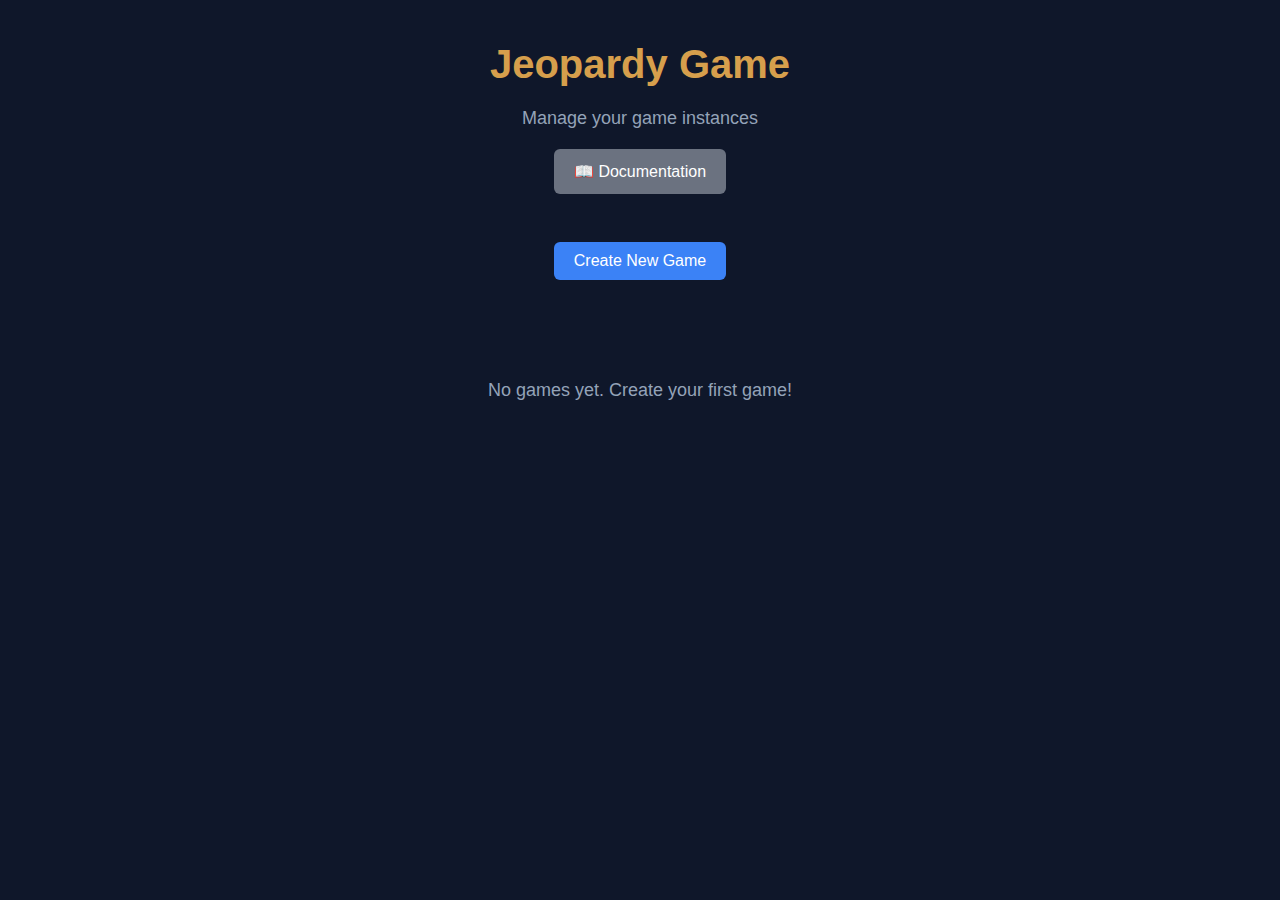
<file: index.html>
<!DOCTYPE html>
<html lang="en">
<head>
  <meta charset="UTF-8">
  <meta name="viewport" content="width=device-width, initial-scale=1.0">
  <title>Jeopardy Game - Overview</title>
  <link rel="stylesheet" href="css/main.css">
  <link rel="stylesheet" href="css/overview.css">
</head>
<body>
  <div class="container">
    <header>
      <h1>Jeopardy Game</h1>
      <p class="subtitle">Manage your game instances</p>
      <p><a href="docs.html" class="btn btn-secondary" style="margin-top: 1rem;">📖 Documentation</a></p>
    </header>

    <main>
      <div class="actions">
        <button id="newGameBtn" class="btn btn-primary">Create New Game</button>
      </div>

      <div id="gamesContainer" class="games-grid">
        <!-- Game cards will be inserted here -->
      </div>

      <div id="emptyState" class="empty-state" style="display: none;">
        <p>No games yet. Create your first game!</p>
      </div>
    </main>
  </div>

  <!-- New Game Modal -->
  <div id="newGameModal" class="modal">
    <div class="modal-content">
      <div class="modal-header">
        <h2>Create New Game</h2>
        <button class="close-btn">&times;</button>
      </div>
      <div class="modal-body">
        <div class="create-options">
          <button class="option-card" id="uploadOption">
            <span class="option-icon">📁</span>
            <h3>Upload File</h3>
            <p>Upload a YAML or JSON game file</p>
          </button>
          <button class="option-card" id="templateOption">
            <span class="option-icon">📋</span>
            <h3>Use Template</h3>
            <p>Start with a pre-made template</p>
          </button>
          <button class="option-card" id="builderOption">
            <span class="option-icon">🔨</span>
            <h3>Build Your Own</h3>
            <p>Create a game with the visual builder</p>
          </button>
        </div>

        <div id="uploadSection" style="display: none;">
          <button class="btn btn-secondary btn-small" id="backToOptions">← Back</button>
          <div class="upload-area" id="uploadArea" style="margin-top: 1rem;">
            <div class="upload-icon">📁</div>
            <p>Drag & drop a YAML or JSON file here</p>
            <p class="upload-hint">or click to browse</p>
            <input type="file" id="fileInput" accept=".yaml,.yml,.json" style="display: none;">
          </div>
          <div id="fileInfo" class="file-info" style="display: none;"></div>
          <div id="errorMessage" class="error-message" style="display: none;"></div>
        </div>

        <div id="templateSection" style="display: none;">
          <button class="btn btn-secondary btn-small" id="backToOptionsFromTemplate">← Back</button>
          <h3 style="margin: 1rem 0;">Choose a Template</h3>
          <div class="template-options">
            <button class="template-card" data-template="easy">
              <h4>Easy Template</h4>
              <p>4 categories × 3 questions</p>
              <p>Simple topics, lower point values</p>
            </button>
            <button class="template-card" data-template="medium">
              <h4>Medium Template</h4>
              <p>5 categories × 4 questions</p>
              <p>Moderate difficulty</p>
            </button>
            <button class="template-card" data-template="hard">
              <h4>Hard Template</h4>
              <p>5 categories × 5 questions</p>
              <p>Challenging topics, full Jeopardy board</p>
            </button>
          </div>
        </div>
      </div>
      <div class="modal-footer">
        <button id="cancelBtn" class="btn btn-secondary">Cancel</button>
        <button id="createBtn" class="btn btn-primary" style="display: none;">Create Game</button>
      </div>
    </div>
  </div>

  <!-- Delete Confirmation Modal -->
  <div id="deleteModal" class="modal">
    <div class="modal-content modal-small">
      <div class="modal-header">
        <h2>Delete Game</h2>
        <button class="close-btn">&times;</button>
      </div>
      <div class="modal-body">
        <p>Are you sure you want to delete this game? This action cannot be undone.</p>
        <p class="game-title-display"></p>
      </div>
      <div class="modal-footer">
        <button id="cancelDeleteBtn" class="btn btn-secondary">Cancel</button>
        <button id="confirmDeleteBtn" class="btn btn-danger">Delete</button>
      </div>
    </div>
  </div>

  <script src="lib/js-yaml.min.js"></script>
  <script src="js/storage.js"></script>
  <script src="js/gameState.js"></script>
  <script src="js/history.js"></script>
  <script src="js/parser.js"></script>
  <script src="js/overview.js"></script>
</body>
</html>
</file>
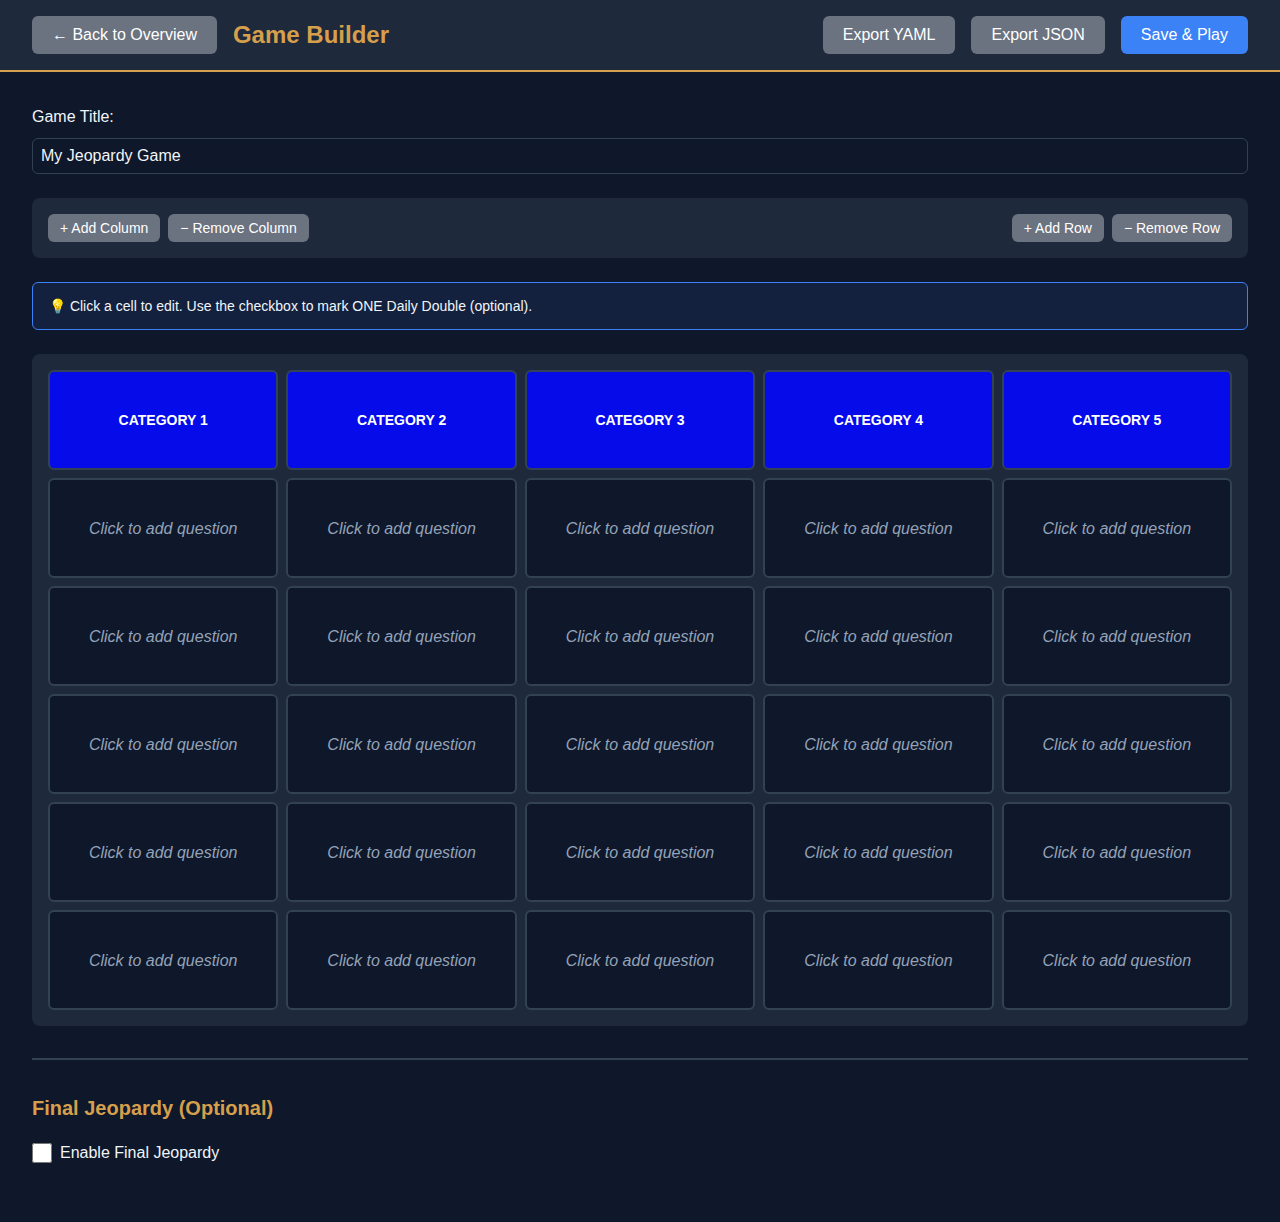
<file: builder.html>
<!DOCTYPE html>
<html lang="en">
<head>
  <meta charset="UTF-8">
  <meta name="viewport" content="width=device-width, initial-scale=1.0">
  <title>Game Builder - Jeopardy Game</title>
  <link rel="stylesheet" href="css/main.css">
  <link rel="stylesheet" href="css/builder.css">
</head>
<body>
  <div class="builder-container">
    <header class="builder-header">
      <div class="header-left">
        <button id="backBtn" class="btn btn-secondary">← Back to Overview</button>
        <h1>Game Builder</h1>
      </div>
      <div class="header-right">
        <button id="exportYamlBtn" class="btn btn-secondary">Export YAML</button>
        <button id="exportJsonBtn" class="btn btn-secondary">Export JSON</button>
        <button id="saveGameBtn" class="btn btn-primary">Save & Play</button>
      </div>
    </header>

    <main class="builder-main">
      <div class="builder-form">
        <div class="form-group">
          <label for="gameTitle">Game Title:</label>
          <input type="text" id="gameTitle" class="text-input" placeholder="Enter game title..." value="My Jeopardy Game">
        </div>

        <div class="grid-controls">
          <div>
            <button id="addColumnBtn" class="btn btn-secondary btn-small">+ Add Column</button>
            <button id="removeColumnBtn" class="btn btn-secondary btn-small">− Remove Column</button>
          </div>
          <div>
            <button id="addRowBtn" class="btn btn-secondary btn-small">+ Add Row</button>
            <button id="removeRowBtn" class="btn btn-secondary btn-small">− Remove Row</button>
          </div>
        </div>

        <div class="daily-double-info">
          <p>💡 Click a cell to edit. Use the checkbox to mark ONE Daily Double (optional).</p>
        </div>

        <div id="builderGrid" class="builder-grid">
          <!-- Grid will be generated here -->
        </div>

        <div class="final-jeopardy-section">
          <h3>Final Jeopardy (Optional)</h3>
          <div class="form-group">
            <label class="checkbox-label">
              <input type="checkbox" id="enableFinalJeopardy">
              <span>Enable Final Jeopardy</span>
            </label>
          </div>
          <div id="fjFields" style="display: none;">
            <div class="form-group">
              <label for="fjCategoryInput">Category:</label>
              <input type="text" id="fjCategoryInput" class="text-input" placeholder="Enter Final Jeopardy category...">
            </div>
            <div class="form-group">
              <label for="fjQuestionInput">Question:</label>
              <textarea id="fjQuestionInput" class="text-input" rows="3" placeholder="Enter the Final Jeopardy question..."></textarea>
            </div>
            <div class="form-group">
              <label for="fjAnswerInput">Answer:</label>
              <textarea id="fjAnswerInput" class="text-input" rows="2" placeholder="Enter the Final Jeopardy answer..."></textarea>
            </div>
          </div>
        </div>
      </div>
    </main>
  </div>

  <!-- Cell Editor Modal -->
  <div id="cellEditorModal" class="modal">
    <div class="modal-content">
      <div class="modal-header">
        <h2 id="editorTitle">Edit Cell</h2>
        <button class="close-btn">&times;</button>
      </div>
      <div class="modal-body">
        <div id="categoryEditor" style="display: none;">
          <div class="form-group">
            <label for="categoryName">Category Name:</label>
            <input type="text" id="categoryName" class="text-input" placeholder="Enter category name...">
          </div>
        </div>

        <div id="questionEditor" style="display: none;">
          <div class="form-group">
            <label for="questionSummary">Summary (for editing only):</label>
            <input type="text" id="questionSummary" class="text-input" placeholder="e.g., 'Capital of France'">
          </div>

          <div class="form-group">
            <label for="pointValue">Point Value:</label>
            <input type="number" id="pointValue" class="text-input" min="0" step="100" value="200">
          </div>

          <div class="form-group">
            <label for="questionText">Question:</label>
            <textarea id="questionText" class="text-input" rows="3" placeholder="Enter the question..."></textarea>
          </div>

          <div class="form-group">
            <label for="answerText">Answer:</label>
            <textarea id="answerText" class="text-input" rows="2" placeholder="Enter the answer..."></textarea>
          </div>

          <div class="form-group">
            <label class="checkbox-label">
              <input type="checkbox" id="dailyDoubleCheck">
              <span>Mark as Daily Double</span>
            </label>
            <p class="form-hint">Only one Daily Double is allowed per game.</p>
          </div>
        </div>
      </div>
      <div class="modal-footer">
        <button id="cancelEditBtn" class="btn btn-secondary">Cancel</button>
        <button id="saveEditBtn" class="btn btn-primary">Save</button>
      </div>
    </div>
  </div>

  <script src="lib/js-yaml.min.js"></script>
  <script src="js/storage.js"></script>
  <script src="js/gameState.js"></script>
  <script src="js/parser.js"></script>
  <script src="js/builder.js"></script>
</body>
</html>
</file>
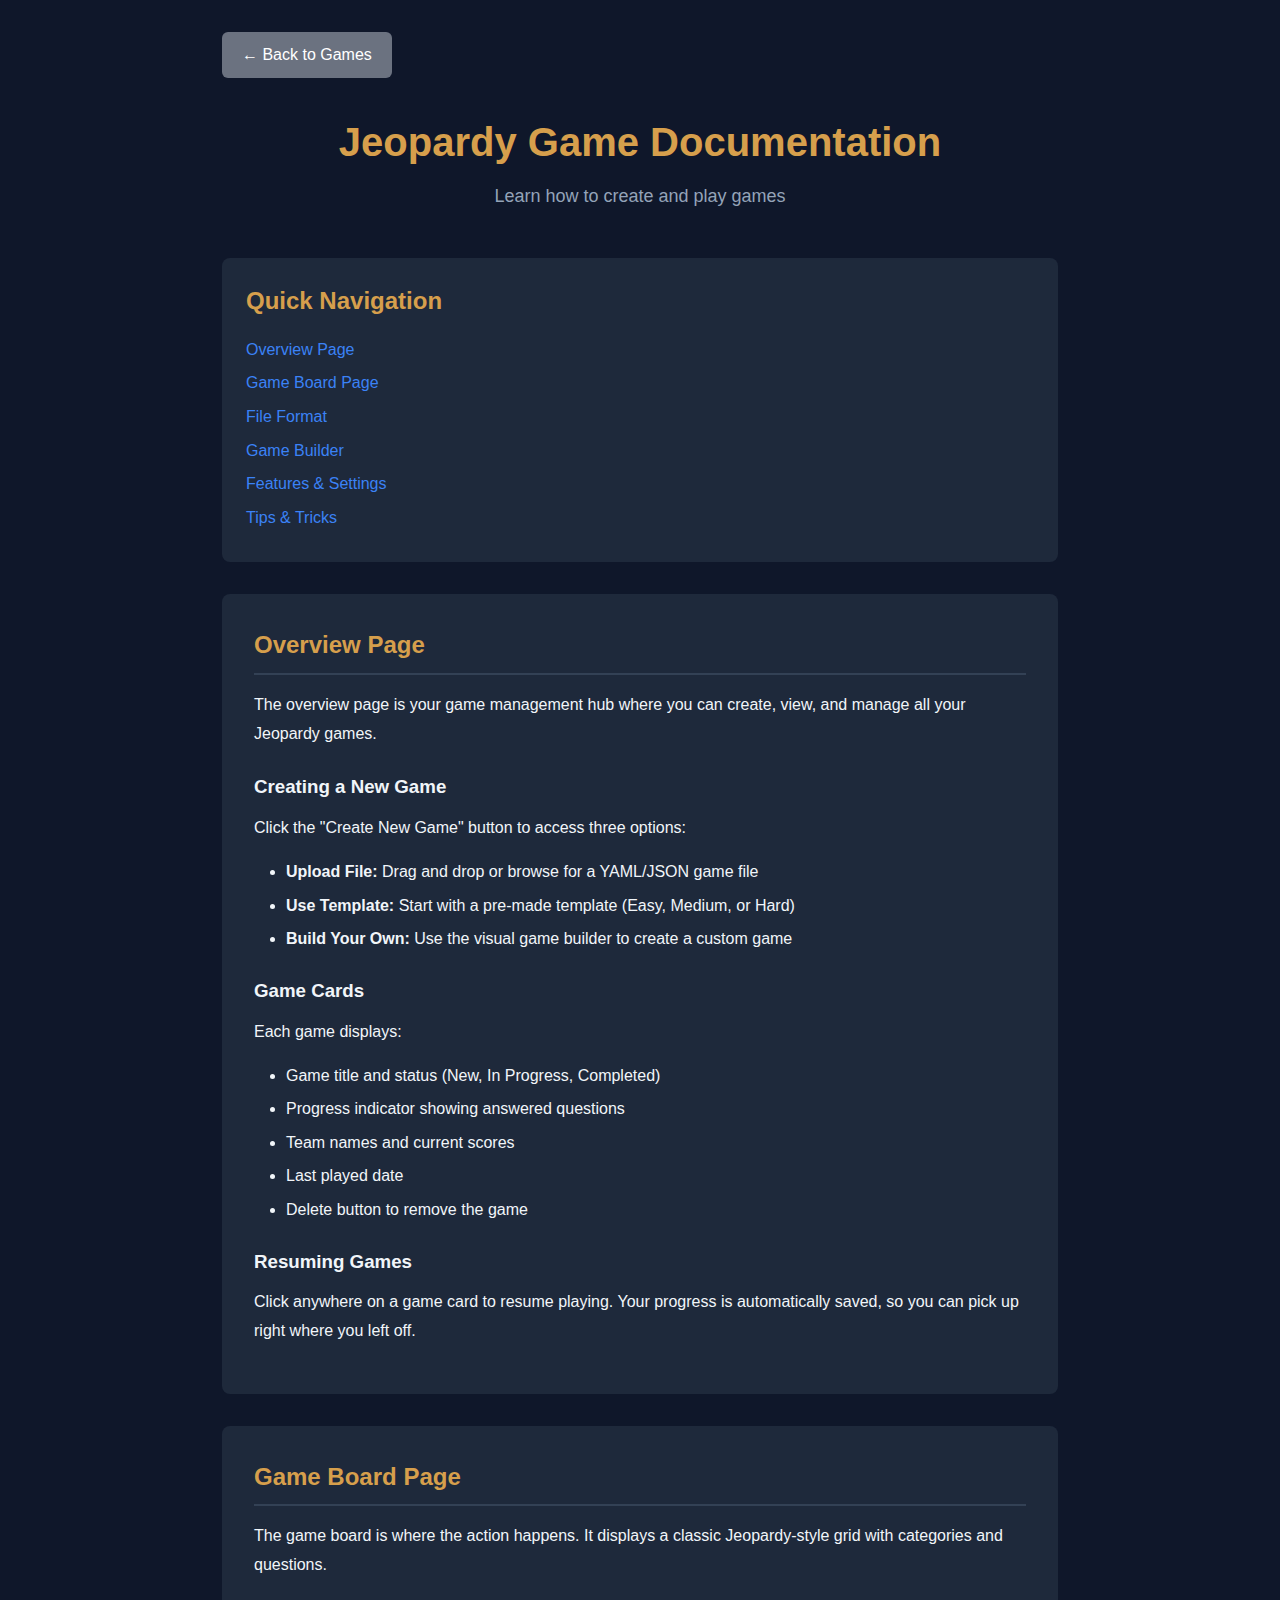
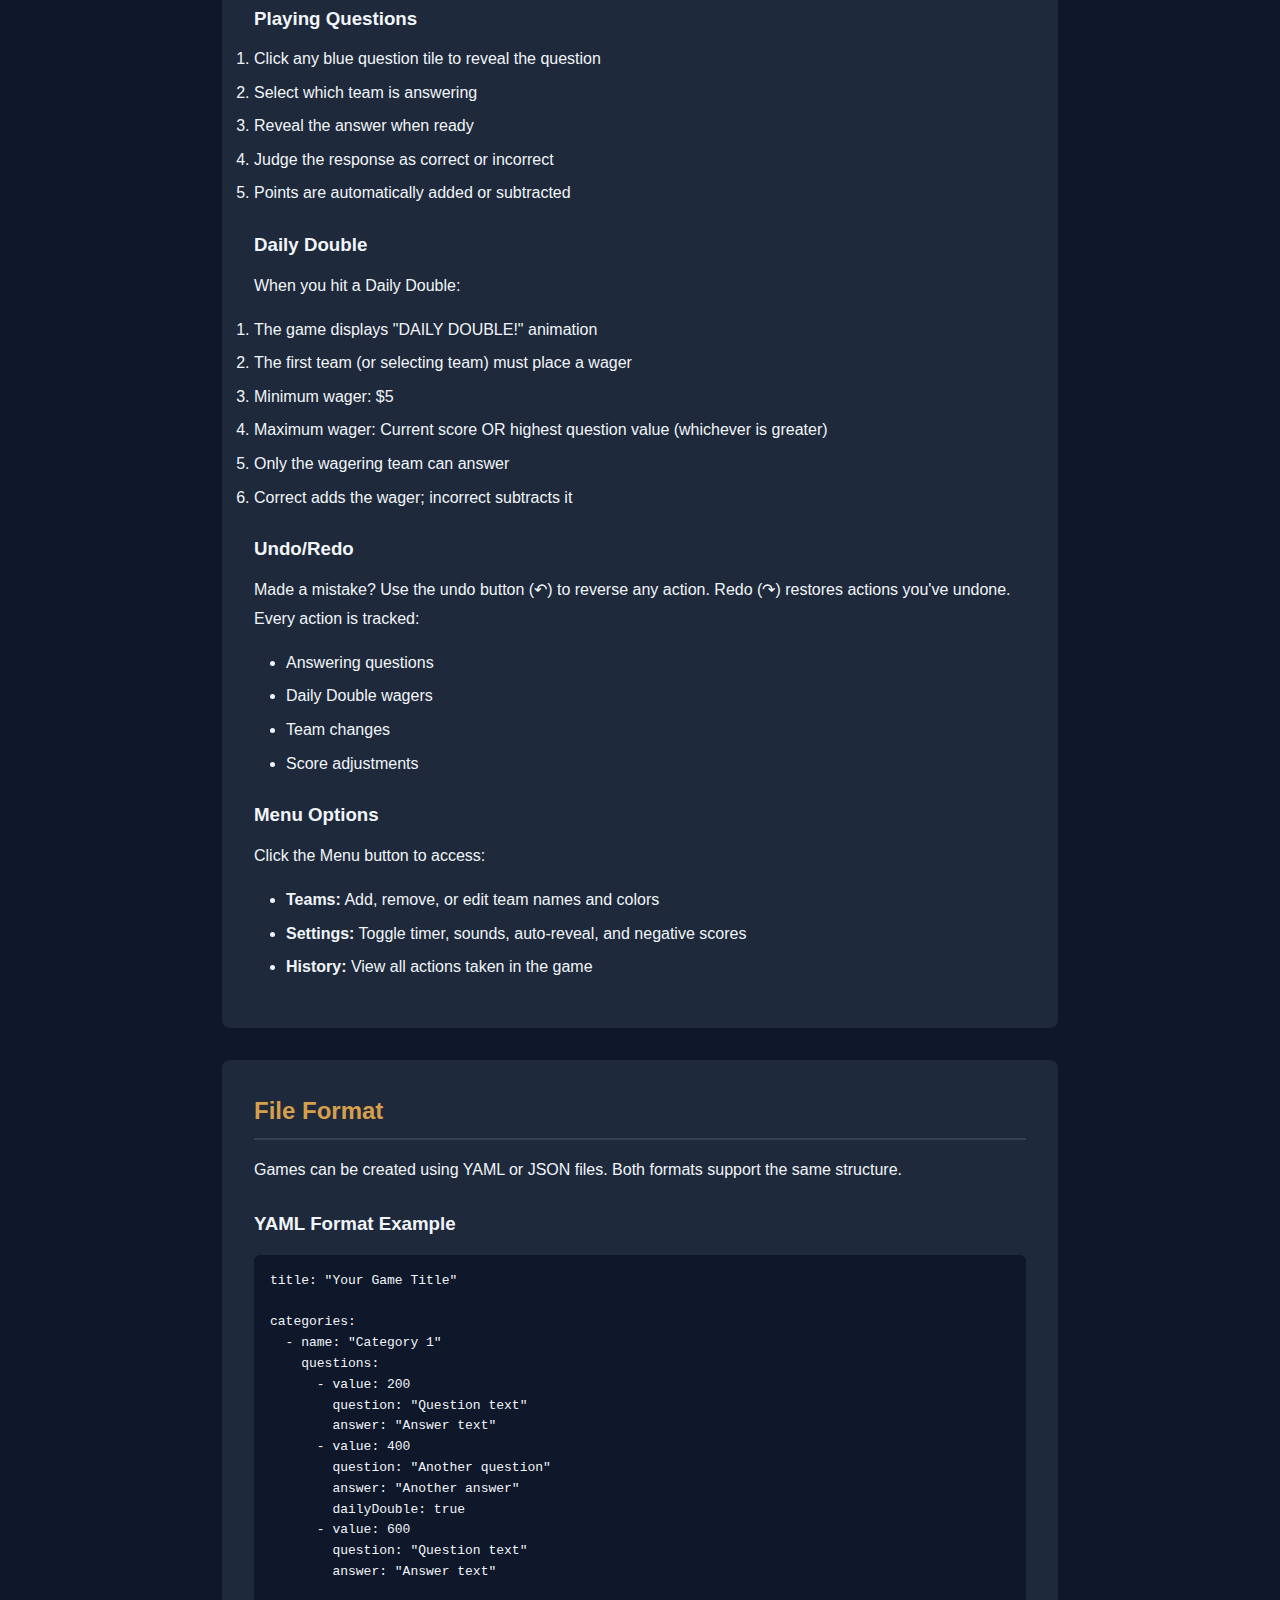
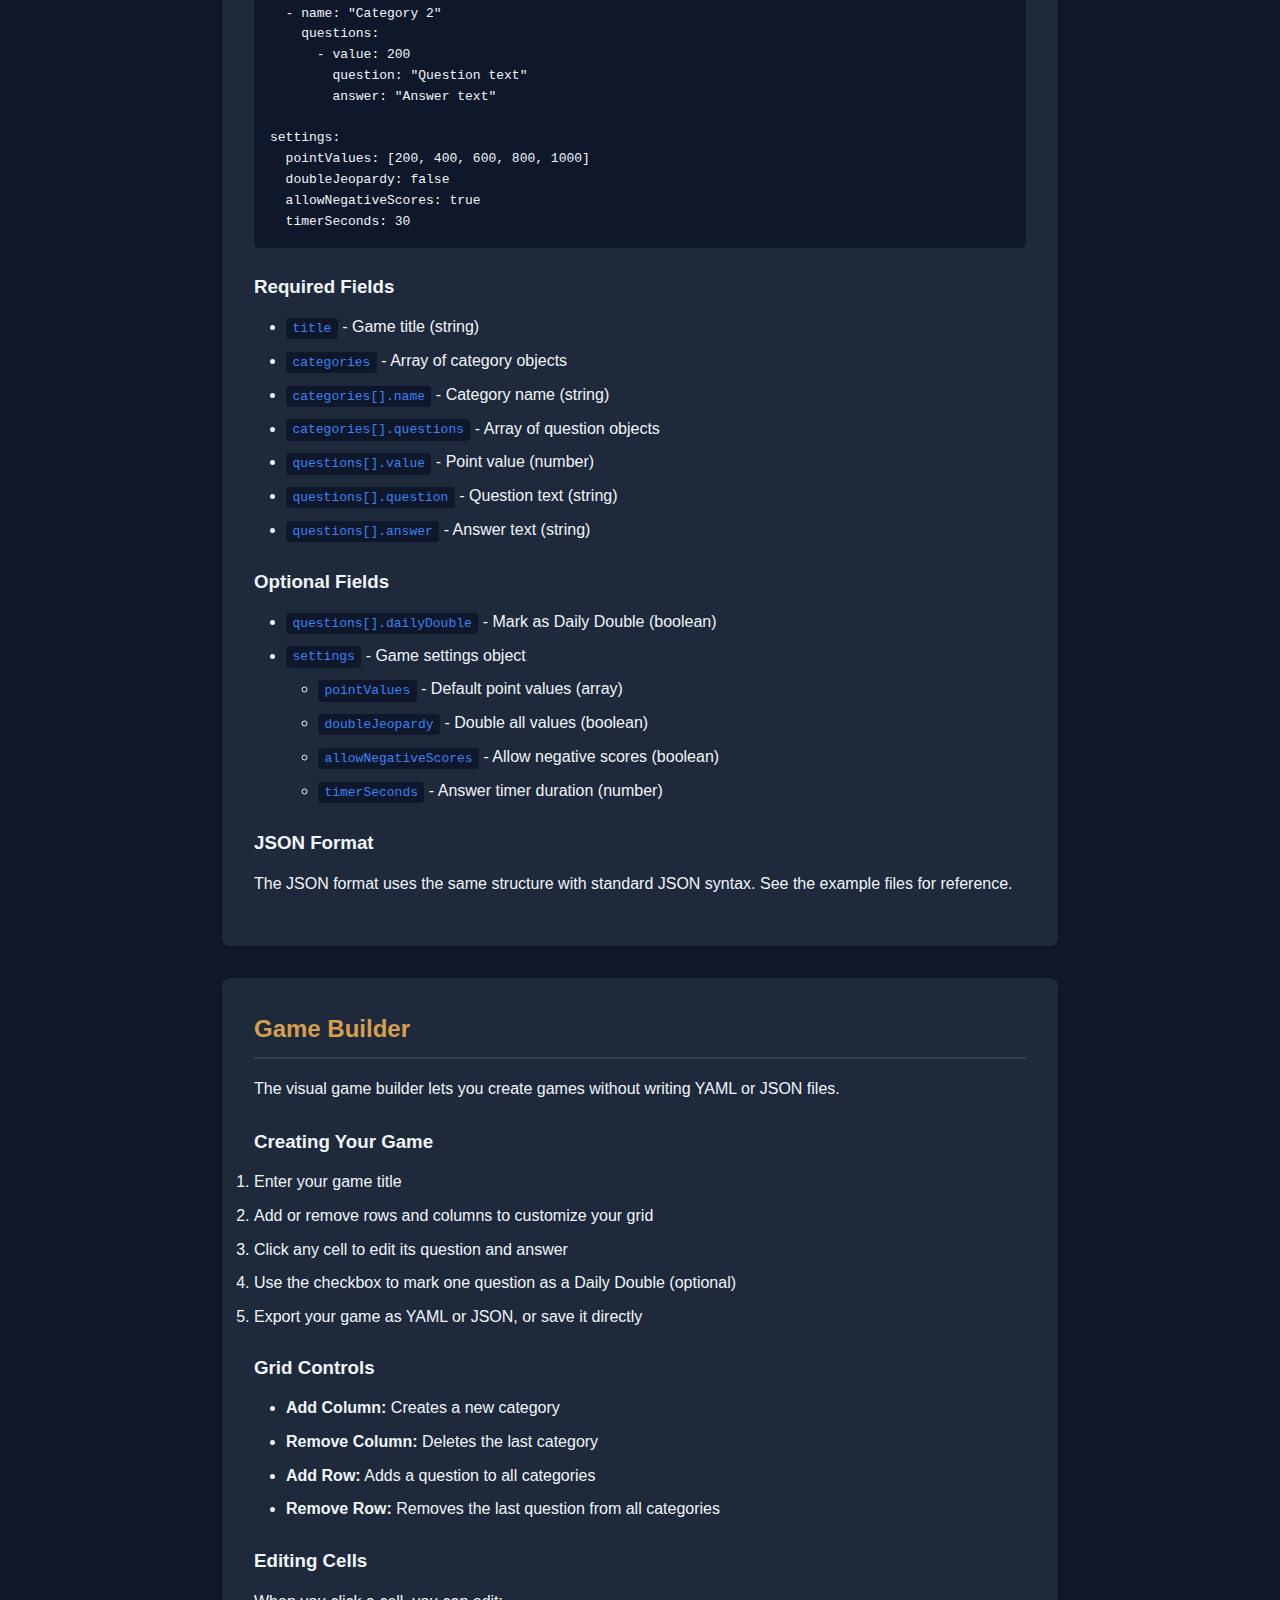
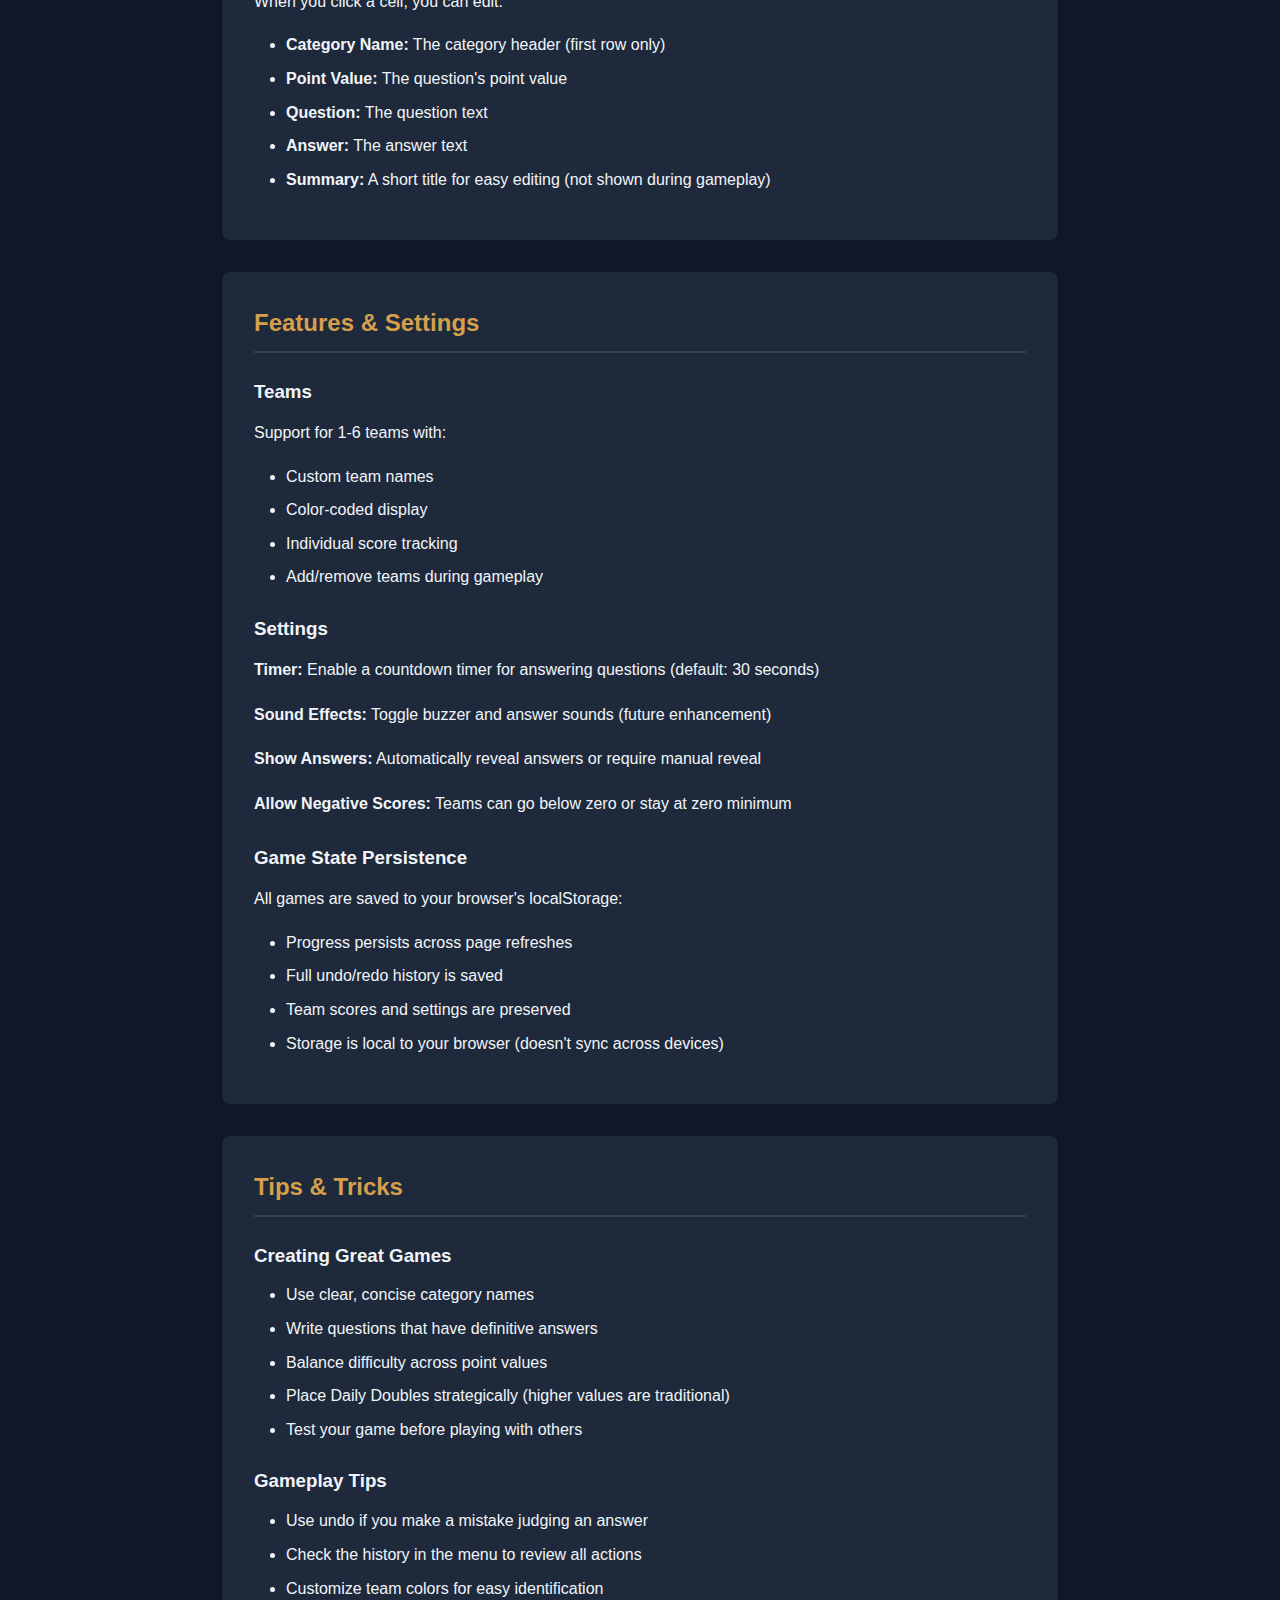
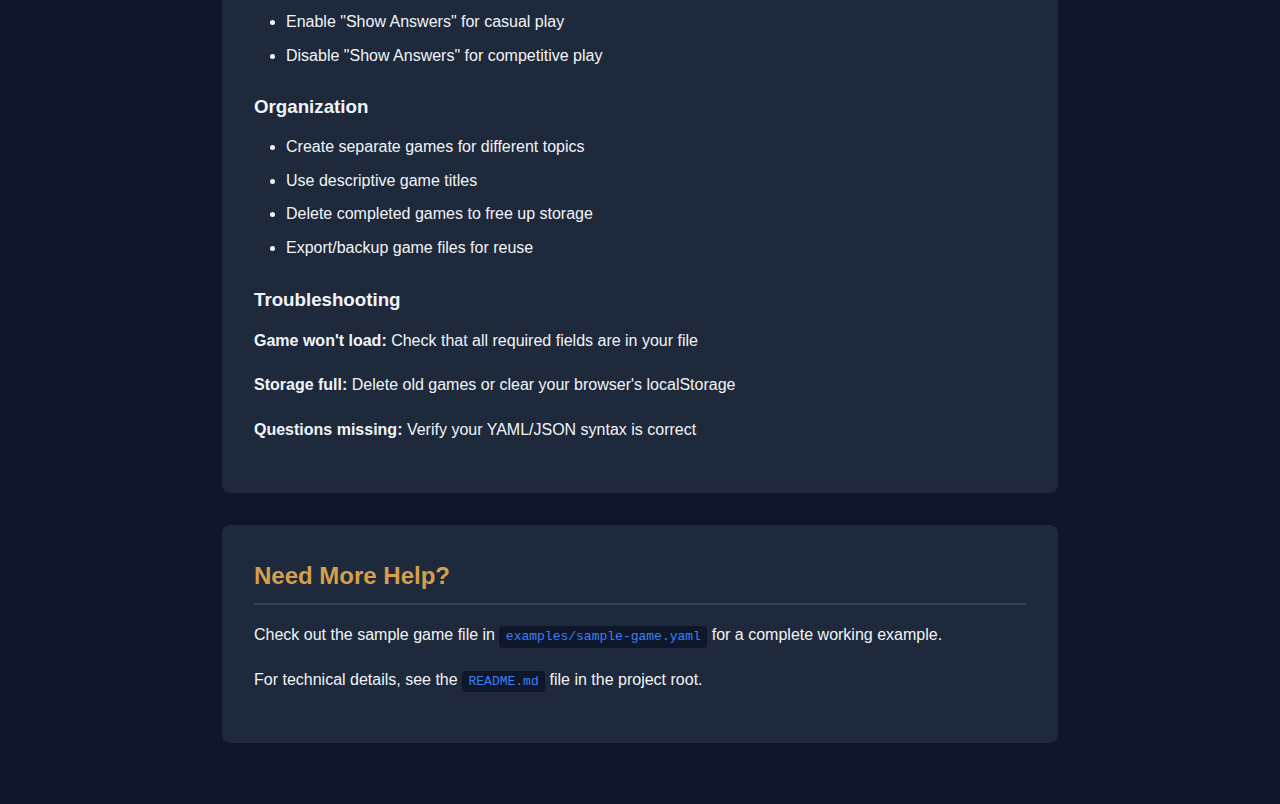
<file: docs.html>
<!DOCTYPE html>
<html lang="en">
<head>
  <meta charset="UTF-8">
  <meta name="viewport" content="width=device-width, initial-scale=1.0">
  <title>Documentation - Jeopardy Game</title>
  <link rel="stylesheet" href="css/main.css">
  <link rel="stylesheet" href="css/overview.css">
  <style>
    .docs-container {
      max-width: 900px;
      margin: 0 auto;
      padding: 2rem;
    }
    .docs-nav {
      background-color: var(--card-bg);
      border-radius: 0.5rem;
      padding: 1.5rem;
      margin-bottom: 2rem;
    }
    .docs-nav h2 {
      margin-bottom: 1rem;
      color: var(--jeopardy-gold);
    }
    .docs-nav ul {
      list-style: none;
    }
    .docs-nav li {
      margin: 0.5rem 0;
    }
    .docs-nav a {
      color: var(--primary-color);
      text-decoration: none;
    }
    .docs-nav a:hover {
      text-decoration: underline;
    }
    .docs-section {
      background-color: var(--card-bg);
      border-radius: 0.5rem;
      padding: 2rem;
      margin-bottom: 2rem;
    }
    .docs-section h2 {
      color: var(--jeopardy-gold);
      margin-bottom: 1rem;
      border-bottom: 2px solid var(--border-color);
      padding-bottom: 0.5rem;
    }
    .docs-section h3 {
      color: var(--text-color);
      margin-top: 1.5rem;
      margin-bottom: 0.75rem;
    }
    .docs-section p {
      margin-bottom: 1rem;
      line-height: 1.8;
    }
    .docs-section ul {
      margin-left: 2rem;
      margin-bottom: 1rem;
    }
    .docs-section li {
      margin: 0.5rem 0;
    }
    .docs-section code {
      background-color: var(--bg-color);
      padding: 0.2rem 0.4rem;
      border-radius: 0.25rem;
      font-family: monospace;
      color: var(--primary-color);
    }
    .docs-section pre {
      background-color: var(--bg-color);
      padding: 1rem;
      border-radius: 0.375rem;
      overflow-x: auto;
      margin: 1rem 0;
    }
    .docs-section pre code {
      background: none;
      padding: 0;
      color: var(--text-color);
    }
    .back-link {
      margin-bottom: 2rem;
    }
  </style>
</head>
<body>
  <div class="docs-container">
    <div class="back-link">
      <a href="index.html" class="btn btn-secondary">← Back to Games</a>
    </div>

    <header>
      <h1>Jeopardy Game Documentation</h1>
      <p class="subtitle">Learn how to create and play games</p>
    </header>

    <div class="docs-nav">
      <h2>Quick Navigation</h2>
      <ul>
        <li><a href="#overview">Overview Page</a></li>
        <li><a href="#game-board">Game Board Page</a></li>
        <li><a href="#file-format">File Format</a></li>
        <li><a href="#game-builder">Game Builder</a></li>
        <li><a href="#features">Features & Settings</a></li>
        <li><a href="#tips">Tips & Tricks</a></li>
      </ul>
    </div>

    <div id="overview" class="docs-section">
      <h2>Overview Page</h2>
      <p>The overview page is your game management hub where you can create, view, and manage all your Jeopardy games.</p>

      <h3>Creating a New Game</h3>
      <p>Click the "Create New Game" button to access three options:</p>
      <ul>
        <li><strong>Upload File:</strong> Drag and drop or browse for a YAML/JSON game file</li>
        <li><strong>Use Template:</strong> Start with a pre-made template (Easy, Medium, or Hard)</li>
        <li><strong>Build Your Own:</strong> Use the visual game builder to create a custom game</li>
      </ul>

      <h3>Game Cards</h3>
      <p>Each game displays:</p>
      <ul>
        <li>Game title and status (New, In Progress, Completed)</li>
        <li>Progress indicator showing answered questions</li>
        <li>Team names and current scores</li>
        <li>Last played date</li>
        <li>Delete button to remove the game</li>
      </ul>

      <h3>Resuming Games</h3>
      <p>Click anywhere on a game card to resume playing. Your progress is automatically saved, so you can pick up right where you left off.</p>
    </div>

    <div id="game-board" class="docs-section">
      <h2>Game Board Page</h2>
      <p>The game board is where the action happens. It displays a classic Jeopardy-style grid with categories and questions.</p>

      <h3>Playing Questions</h3>
      <ol>
        <li>Click any blue question tile to reveal the question</li>
        <li>Select which team is answering</li>
        <li>Reveal the answer when ready</li>
        <li>Judge the response as correct or incorrect</li>
        <li>Points are automatically added or subtracted</li>
      </ol>

      <h3>Daily Double</h3>
      <p>When you hit a Daily Double:</p>
      <ol>
        <li>The game displays "DAILY DOUBLE!" animation</li>
        <li>The first team (or selecting team) must place a wager</li>
        <li>Minimum wager: $5</li>
        <li>Maximum wager: Current score OR highest question value (whichever is greater)</li>
        <li>Only the wagering team can answer</li>
        <li>Correct adds the wager; incorrect subtracts it</li>
      </ol>

      <h3>Undo/Redo</h3>
      <p>Made a mistake? Use the undo button (↶) to reverse any action. Redo (↷) restores actions you've undone. Every action is tracked:</p>
      <ul>
        <li>Answering questions</li>
        <li>Daily Double wagers</li>
        <li>Team changes</li>
        <li>Score adjustments</li>
      </ul>

      <h3>Menu Options</h3>
      <p>Click the Menu button to access:</p>
      <ul>
        <li><strong>Teams:</strong> Add, remove, or edit team names and colors</li>
        <li><strong>Settings:</strong> Toggle timer, sounds, auto-reveal, and negative scores</li>
        <li><strong>History:</strong> View all actions taken in the game</li>
      </ul>
    </div>

    <div id="file-format" class="docs-section">
      <h2>File Format</h2>
      <p>Games can be created using YAML or JSON files. Both formats support the same structure.</p>

      <h3>YAML Format Example</h3>
      <pre><code>title: "Your Game Title"

categories:
  - name: "Category 1"
    questions:
      - value: 200
        question: "Question text"
        answer: "Answer text"
      - value: 400
        question: "Another question"
        answer: "Another answer"
        dailyDouble: true
      - value: 600
        question: "Question text"
        answer: "Answer text"

  - name: "Category 2"
    questions:
      - value: 200
        question: "Question text"
        answer: "Answer text"

settings:
  pointValues: [200, 400, 600, 800, 1000]
  doubleJeopardy: false
  allowNegativeScores: true
  timerSeconds: 30</code></pre>

      <h3>Required Fields</h3>
      <ul>
        <li><code>title</code> - Game title (string)</li>
        <li><code>categories</code> - Array of category objects</li>
        <li><code>categories[].name</code> - Category name (string)</li>
        <li><code>categories[].questions</code> - Array of question objects</li>
        <li><code>questions[].value</code> - Point value (number)</li>
        <li><code>questions[].question</code> - Question text (string)</li>
        <li><code>questions[].answer</code> - Answer text (string)</li>
      </ul>

      <h3>Optional Fields</h3>
      <ul>
        <li><code>questions[].dailyDouble</code> - Mark as Daily Double (boolean)</li>
        <li><code>settings</code> - Game settings object
          <ul>
            <li><code>pointValues</code> - Default point values (array)</li>
            <li><code>doubleJeopardy</code> - Double all values (boolean)</li>
            <li><code>allowNegativeScores</code> - Allow negative scores (boolean)</li>
            <li><code>timerSeconds</code> - Answer timer duration (number)</li>
          </ul>
        </li>
      </ul>

      <h3>JSON Format</h3>
      <p>The JSON format uses the same structure with standard JSON syntax. See the example files for reference.</p>
    </div>

    <div id="game-builder" class="docs-section">
      <h2>Game Builder</h2>
      <p>The visual game builder lets you create games without writing YAML or JSON files.</p>

      <h3>Creating Your Game</h3>
      <ol>
        <li>Enter your game title</li>
        <li>Add or remove rows and columns to customize your grid</li>
        <li>Click any cell to edit its question and answer</li>
        <li>Use the checkbox to mark one question as a Daily Double (optional)</li>
        <li>Export your game as YAML or JSON, or save it directly</li>
      </ol>

      <h3>Grid Controls</h3>
      <ul>
        <li><strong>Add Column:</strong> Creates a new category</li>
        <li><strong>Remove Column:</strong> Deletes the last category</li>
        <li><strong>Add Row:</strong> Adds a question to all categories</li>
        <li><strong>Remove Row:</strong> Removes the last question from all categories</li>
      </ul>

      <h3>Editing Cells</h3>
      <p>When you click a cell, you can edit:</p>
      <ul>
        <li><strong>Category Name:</strong> The category header (first row only)</li>
        <li><strong>Point Value:</strong> The question's point value</li>
        <li><strong>Question:</strong> The question text</li>
        <li><strong>Answer:</strong> The answer text</li>
        <li><strong>Summary:</strong> A short title for easy editing (not shown during gameplay)</li>
      </ul>
    </div>

    <div id="features" class="docs-section">
      <h2>Features & Settings</h2>

      <h3>Teams</h3>
      <p>Support for 1-6 teams with:</p>
      <ul>
        <li>Custom team names</li>
        <li>Color-coded display</li>
        <li>Individual score tracking</li>
        <li>Add/remove teams during gameplay</li>
      </ul>

      <h3>Settings</h3>
      <p><strong>Timer:</strong> Enable a countdown timer for answering questions (default: 30 seconds)</p>
      <p><strong>Sound Effects:</strong> Toggle buzzer and answer sounds (future enhancement)</p>
      <p><strong>Show Answers:</strong> Automatically reveal answers or require manual reveal</p>
      <p><strong>Allow Negative Scores:</strong> Teams can go below zero or stay at zero minimum</p>

      <h3>Game State Persistence</h3>
      <p>All games are saved to your browser's localStorage:</p>
      <ul>
        <li>Progress persists across page refreshes</li>
        <li>Full undo/redo history is saved</li>
        <li>Team scores and settings are preserved</li>
        <li>Storage is local to your browser (doesn't sync across devices)</li>
      </ul>
    </div>

    <div id="tips" class="docs-section">
      <h2>Tips & Tricks</h2>

      <h3>Creating Great Games</h3>
      <ul>
        <li>Use clear, concise category names</li>
        <li>Write questions that have definitive answers</li>
        <li>Balance difficulty across point values</li>
        <li>Place Daily Doubles strategically (higher values are traditional)</li>
        <li>Test your game before playing with others</li>
      </ul>

      <h3>Gameplay Tips</h3>
      <ul>
        <li>Use undo if you make a mistake judging an answer</li>
        <li>Check the history in the menu to review all actions</li>
        <li>Customize team colors for easy identification</li>
        <li>Enable "Show Answers" for casual play</li>
        <li>Disable "Show Answers" for competitive play</li>
      </ul>

      <h3>Organization</h3>
      <ul>
        <li>Create separate games for different topics</li>
        <li>Use descriptive game titles</li>
        <li>Delete completed games to free up storage</li>
        <li>Export/backup game files for reuse</li>
      </ul>

      <h3>Troubleshooting</h3>
      <p><strong>Game won't load:</strong> Check that all required fields are in your file</p>
      <p><strong>Storage full:</strong> Delete old games or clear your browser's localStorage</p>
      <p><strong>Questions missing:</strong> Verify your YAML/JSON syntax is correct</p>
    </div>

    <div class="docs-section">
      <h2>Need More Help?</h2>
      <p>Check out the sample game file in <code>examples/sample-game.yaml</code> for a complete working example.</p>
      <p>For technical details, see the <code>README.md</code> file in the project root.</p>
    </div>
  </div>
</body>
</html>
</file>
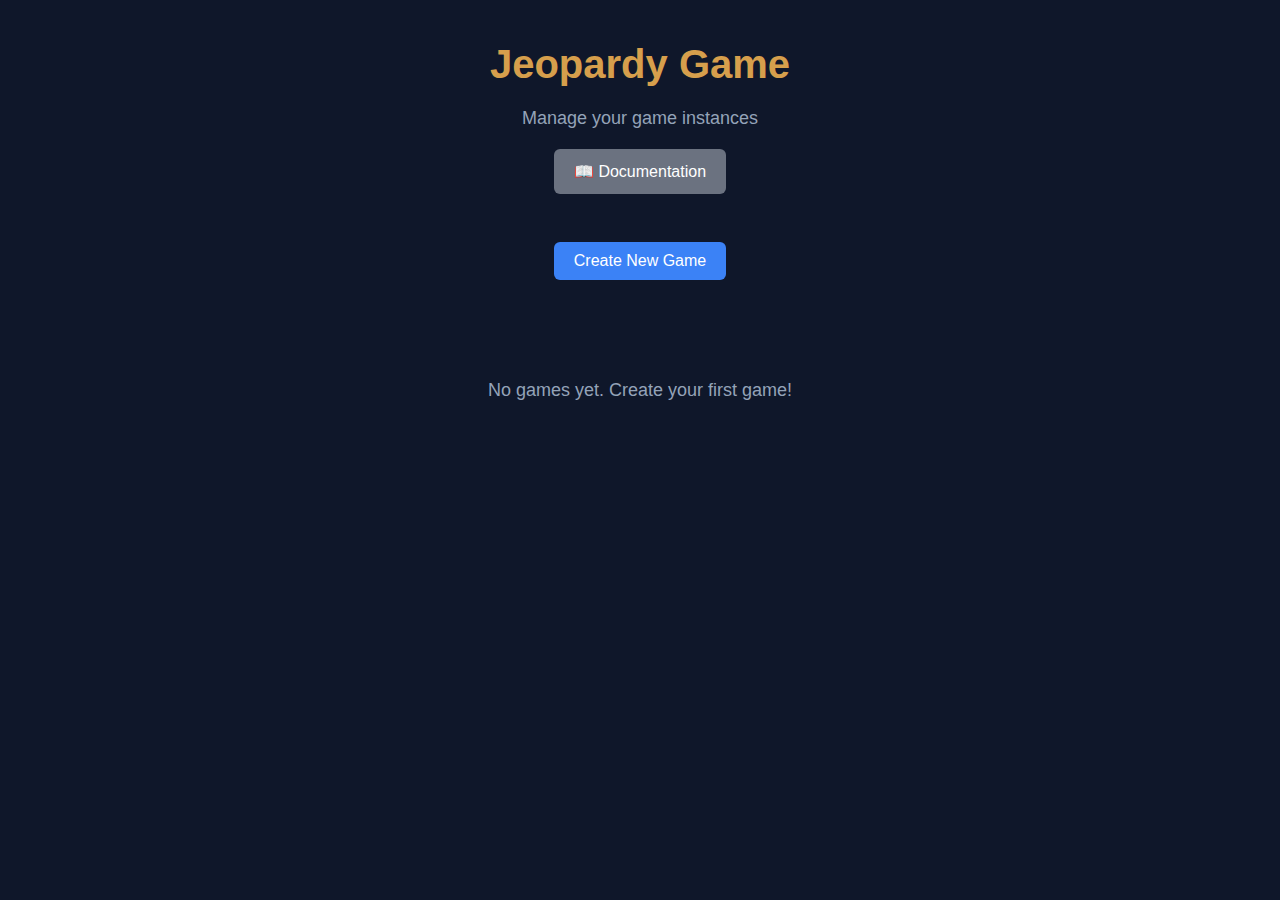
<file: game.html>
<!DOCTYPE html>
<html lang="en">
<head>
  <meta charset="UTF-8">
  <meta name="viewport" content="width=device-width, initial-scale=1.0">
  <title>Jeopardy Game</title>
  <link rel="stylesheet" href="css/main.css">
  <link rel="stylesheet" href="css/game.css">
</head>
<body>
  <div class="game-container">
    <header class="game-header">
      <div class="header-left">
        <button id="backBtn" class="btn btn-secondary">← Overview</button>
        <h1 id="gameTitle">Game Title</h1>
      </div>
      <div class="header-right">
        <button id="finalJeopardyBtn" class="btn btn-primary" style="display: none;">Final Jeopardy</button>
        <button id="undoBtn" class="btn btn-icon" title="Undo" disabled>↶</button>
        <button id="redoBtn" class="btn btn-icon" title="Redo" disabled>↷</button>
        <button id="menuBtn" class="btn btn-secondary">Menu</button>
      </div>
    </header>

    <div class="teams-display" id="teamsDisplay">
      <!-- Teams will be inserted here -->
    </div>

    <main class="game-board" id="gameBoard">
      <!-- Game board will be inserted here -->
    </main>
  </div>

  <!-- Question Modal -->
  <div id="questionModal" class="modal">
    <div class="modal-content modal-large">
      <div class="modal-header">
        <h2 id="categoryTitle">Category</h2>
        <button class="close-btn">&times;</button>
      </div>
      <div class="modal-body">
        <div id="dailyDoubleScreen" class="daily-double-screen" style="display: none;">
          <h2 class="daily-double-title">DAILY DOUBLE!</h2>
          <p id="dailyDoubleTeam"></p>
          <div class="wager-input-group">
            <label for="wagerInput">Enter your wager:</label>
            <input type="number" id="wagerInput" class="wager-input" min="5">
            <p class="wager-hint" id="wagerHint"></p>
          </div>
          <button id="submitWagerBtn" class="btn btn-primary">Submit Wager</button>
        </div>

        <div id="questionScreen" style="display: none;">
          <div class="question-value" id="questionValue">$200</div>
          <div id="questionImage" class="question-image" style="display: none;">
            <img id="questionImageElement" src="" alt="Question image">
          </div>
          <div class="question-text" id="questionText">Question text goes here</div>

          <div id="buzzerSection" class="buzzer-section">
            <p>Which team is answering?</p>
            <div id="buzzerButtons" class="buzzer-buttons">
              <!-- Team buttons will be inserted here -->
            </div>
          </div>

          <div id="answerSection" class="answer-section" style="display: none;">
            <button id="revealBtn" class="btn btn-secondary">Reveal Answer</button>
            <div id="answerText" class="answer-text" style="display: none;"></div>
            <div id="judgmentButtons" class="judgment-buttons" style="display: none;">
              <button id="correctBtn" class="btn btn-success">Correct</button>
              <button id="incorrectBtn" class="btn btn-danger">Incorrect</button>
            </div>
          </div>
        </div>
      </div>
    </div>
  </div>

  <!-- Menu Modal -->
  <div id="menuModal" class="modal">
    <div class="modal-content">
      <div class="modal-header">
        <h2>Game Menu</h2>
        <button class="close-btn">&times;</button>
      </div>
      <div class="modal-body">
        <div class="menu-section">
          <h3>Teams</h3>
          <div id="teamsManager">
            <!-- Team management will be inserted here -->
          </div>
          <button id="addTeamBtn" class="btn btn-secondary btn-small">+ Add Team</button>
        </div>

        <div class="menu-section">
          <h3>Settings</h3>
          <div class="settings-list">
            <label class="setting-item">
              <input type="checkbox" id="timerToggle">
              <span>Enable Timer</span>
            </label>
            <label class="setting-item">
              <input type="checkbox" id="soundToggle">
              <span>Sound Effects</span>
            </label>
            <label class="setting-item">
              <input type="checkbox" id="showAnswersToggle">
              <span>Show Answers Immediately</span>
            </label>
            <label class="setting-item">
              <input type="checkbox" id="negativeScoresToggle">
              <span>Allow Negative Scores</span>
            </label>
          </div>
        </div>

        <div class="menu-section">
          <h3>History</h3>
          <div id="historyList" class="history-list">
            <!-- History will be inserted here -->
          </div>
        </div>
      </div>
      <div class="modal-footer">
        <button id="closeMenuBtn" class="btn btn-primary">Close</button>
      </div>
    </div>
  </div>

  <!-- Edit Team Modal -->
  <div id="editTeamModal" class="modal">
    <div class="modal-content modal-small">
      <div class="modal-header">
        <h2>Edit Team</h2>
        <button class="close-btn">&times;</button>
      </div>
      <div class="modal-body">
        <div class="form-group">
          <label for="teamNameInput">Team Name:</label>
          <input type="text" id="teamNameInput" class="text-input">
        </div>
        <div class="form-group">
          <label for="teamColorInput">Team Color:</label>
          <input type="color" id="teamColorInput" class="color-input">
        </div>
        <div class="form-group">
          <label for="teamScoreInput">Score:</label>
          <input type="number" id="teamScoreInput" class="text-input" step="1">
        </div>
      </div>
      <div class="modal-footer">
        <button id="cancelEditTeamBtn" class="btn btn-secondary">Cancel</button>
        <button id="saveTeamBtn" class="btn btn-primary">Save</button>
      </div>
    </div>
  </div>

  <!-- Final Jeopardy Modal -->
  <div id="finalJeopardyModal" class="modal">
    <div class="modal-content modal-large">
      <div class="modal-header">
        <h2>Final Jeopardy</h2>
        <button class="close-btn">&times;</button>
      </div>
      <div class="modal-body">
        <!-- Wager Phase -->
        <div id="fjWagerPhase" style="display: none;">
          <div class="fj-category">
            <h3>Category:</h3>
            <div id="fjCategory" class="fj-category-name"></div>
          </div>
          <div class="fj-instructions">
            <p>All teams must make their wagers before the question is revealed.</p>
            <p>Wager any amount from $0 up to your current score.</p>
          </div>
          <div id="fjWagerList" class="fj-wager-list">
            <!-- Team wager inputs will be inserted here -->
          </div>
          <button id="fjRevealQuestionBtn" class="btn btn-primary" disabled>Reveal Question</button>
        </div>

        <!-- Question Phase -->
        <div id="fjQuestionPhase" style="display: none;">
          <div class="fj-category">
            <h3>Category:</h3>
            <div class="fj-category-name"></div>
          </div>
          <div class="fj-question">
            <div id="fjQuestionText"></div>
          </div>
          <div class="fj-wagers-summary">
            <h4>Wagers:</h4>
            <div id="fjWagersSummary"></div>
          </div>
          <button id="fjRevealAnswerBtn" class="btn btn-secondary">Reveal Answer</button>
        </div>

        <!-- Answer Phase -->
        <div id="fjAnswerPhase" style="display: none;">
          <div class="fj-category">
            <h3>Category:</h3>
            <div class="fj-category-name"></div>
          </div>
          <div class="fj-question">
            <div id="fjQuestionText2"></div>
          </div>
          <div class="fj-answer">
            <h4>Answer:</h4>
            <div id="fjAnswerText"></div>
          </div>
          <div class="fj-scoring">
            <h4>Judge Answers:</h4>
            <div id="fjScoringList">
              <!-- Team scoring buttons will be inserted here -->
            </div>
          </div>
          <button id="fjCompleteBtn" class="btn btn-success" disabled>Complete Game</button>
        </div>
      </div>
    </div>
  </div>

  <script src="js/storage.js"></script>
  <script src="js/gameState.js"></script>
  <script src="js/history.js"></script>
  <script src="js/themes.js"></script>
  <script src="js/game.js"></script>
</body>
</html>
</file>
<file: css/main.css>
/* Global styles */

* {
  margin: 0;
  padding: 0;
  box-sizing: border-box;
}

:root {
  --primary-color: #3b82f6;
  --primary-hover: #2563eb;
  --secondary-color: #6b7280;
  --success-color: #10b981;
  --danger-color: #ef4444;
  --bg-color: #0f172a;
  --card-bg: #1e293b;
  --text-color: #f1f5f9;
  --text-secondary: #94a3b8;
  --border-color: #334155;
  --jeopardy-blue: #060ce9;
  --jeopardy-gold: #d69f4c;
}

body {
  font-family: -apple-system, BlinkMacSystemFont, 'Segoe UI', Roboto, Oxygen, Ubuntu, Cantarell, sans-serif;
  background-color: var(--bg-color);
  color: var(--text-color);
  line-height: 1.6;
  min-height: 100vh;
}

.container {
  max-width: 1200px;
  margin: 0 auto;
  padding: 2rem;
}

/* Buttons */
.btn {
  padding: 0.625rem 1.25rem;
  border: none;
  border-radius: 0.375rem;
  font-size: 1rem;
  font-weight: 500;
  cursor: pointer;
  transition: all 0.2s;
  text-decoration: none;
  display: inline-block;
}

.btn:disabled {
  opacity: 0.5;
  cursor: not-allowed;
}

.btn-primary {
  background-color: var(--primary-color);
  color: white;
}

.btn-primary:hover:not(:disabled) {
  background-color: var(--primary-hover);
}

.btn-secondary {
  background-color: var(--secondary-color);
  color: white;
}

.btn-secondary:hover:not(:disabled) {
  background-color: #4b5563;
}

.btn-success {
  background-color: var(--success-color);
  color: white;
}

.btn-success:hover:not(:disabled) {
  background-color: #059669;
}

.btn-danger {
  background-color: var(--danger-color);
  color: white;
}

.btn-danger:hover:not(:disabled) {
  background-color: #dc2626;
}

.btn-icon {
  padding: 0.75rem;
  font-size: 1.5rem;
  min-width: 3rem;
  min-height: 3rem;
}

.btn-small {
  padding: 0.375rem 0.75rem;
  font-size: 0.875rem;
}

/* Modal */
.modal {
  display: none;
  position: fixed;
  z-index: 1000;
  left: 0;
  top: 0;
  width: 100%;
  height: 100%;
  background-color: rgba(0, 0, 0, 0.75);
  animation: fadeIn 0.2s;
}

.modal.active {
  display: flex;
  align-items: center;
  justify-content: center;
}

.modal-content {
  background-color: var(--card-bg);
  border-radius: 0.5rem;
  width: 90%;
  max-width: 600px;
  max-height: 90vh;
  overflow-y: auto;
  animation: slideUp 0.3s;
  box-shadow: 0 20px 25px -5px rgba(0, 0, 0, 0.5);
}

.modal-small {
  max-width: 400px;
}

.modal-large {
  max-width: 800px;
}

.modal-header {
  display: flex;
  justify-content: space-between;
  align-items: center;
  padding: 1.5rem;
  border-bottom: 1px solid var(--border-color);
}

.modal-header h2 {
  font-size: 1.5rem;
  font-weight: 600;
}

.close-btn {
  background: none;
  border: none;
  font-size: 2rem;
  color: var(--text-secondary);
  cursor: pointer;
  line-height: 1;
  transition: color 0.2s;
}

.close-btn:hover {
  color: var(--text-color);
}

.modal-body {
  padding: 1.5rem;
}

.modal-footer {
  display: flex;
  justify-content: flex-end;
  gap: 0.75rem;
  padding: 1.5rem;
  border-top: 1px solid var(--border-color);
}

/* Form elements */
.form-group {
  margin-bottom: 1rem;
}

.form-group label {
  display: block;
  margin-bottom: 0.5rem;
  font-weight: 500;
}

.text-input,
.color-input {
  width: 100%;
  padding: 0.5rem;
  border: 1px solid var(--border-color);
  border-radius: 0.375rem;
  background-color: var(--bg-color);
  color: var(--text-color);
  font-size: 1rem;
}

.text-input:focus,
.color-input:focus {
  outline: none;
  border-color: var(--primary-color);
}

.color-input {
  height: 3rem;
  cursor: pointer;
}

/* Error message */
.error-message {
  background-color: rgba(239, 68, 68, 0.1);
  border: 1px solid var(--danger-color);
  border-radius: 0.375rem;
  padding: 1rem;
  margin-top: 1rem;
  color: #fca5a5;
}

/* Animations */
@keyframes fadeIn {
  from { opacity: 0; }
  to { opacity: 1; }
}

@keyframes slideUp {
  from {
    opacity: 0;
    transform: translateY(20px);
  }
  to {
    opacity: 1;
    transform: translateY(0);
  }
}

/* Responsive */
@media (max-width: 768px) {
  .container {
    padding: 1rem;
  }

  .modal-content {
    width: 95%;
  }

  .btn {
    padding: 0.5rem 1rem;
    font-size: 0.875rem;
  }
}
</file>
<file: css/overview.css>
/* Overview page specific styles */

header {
  text-align: center;
  margin-bottom: 3rem;
}

header h1 {
  font-size: 2.5rem;
  font-weight: 700;
  color: var(--jeopardy-gold);
  margin-bottom: 0.5rem;
}

.subtitle {
  color: var(--text-secondary);
  font-size: 1.125rem;
}

.actions {
  display: flex;
  justify-content: center;
  margin-bottom: 2rem;
}

/* Games grid */
.games-grid {
  display: grid;
  grid-template-columns: repeat(auto-fill, minmax(300px, 1fr));
  gap: 1.5rem;
}

.game-card {
  background-color: var(--card-bg);
  border: 1px solid var(--border-color);
  border-radius: 0.5rem;
  padding: 1.5rem;
  transition: transform 0.2s, box-shadow 0.2s;
  cursor: pointer;
}

.game-card:hover {
  transform: translateY(-2px);
  box-shadow: 0 10px 15px -3px rgba(0, 0, 0, 0.3);
}

.game-card-header {
  display: flex;
  justify-content: space-between;
  align-items: flex-start;
  margin-bottom: 1rem;
}

.game-card-title {
  font-size: 1.25rem;
  font-weight: 600;
  margin-bottom: 0.25rem;
}

.game-status {
  padding: 0.25rem 0.625rem;
  border-radius: 0.25rem;
  font-size: 0.75rem;
  font-weight: 500;
  text-transform: uppercase;
}

.game-status.new {
  background-color: rgba(59, 130, 246, 0.2);
  color: #60a5fa;
}

.game-status.in-progress {
  background-color: rgba(245, 158, 11, 0.2);
  color: #fbbf24;
}

.game-status.completed {
  background-color: rgba(16, 185, 129, 0.2);
  color: #34d399;
}

.game-progress {
  color: var(--text-secondary);
  font-size: 0.875rem;
  margin-bottom: 1rem;
}

.progress-bar {
  background-color: var(--bg-color);
  height: 0.5rem;
  border-radius: 0.25rem;
  overflow: hidden;
  margin-top: 0.5rem;
}

.progress-fill {
  background-color: var(--primary-color);
  height: 100%;
  transition: width 0.3s;
}

.game-teams {
  display: flex;
  flex-wrap: wrap;
  gap: 0.5rem;
  margin-bottom: 1rem;
}

.team-badge {
  display: flex;
  align-items: center;
  gap: 0.375rem;
  padding: 0.25rem 0.625rem;
  background-color: var(--bg-color);
  border-radius: 0.25rem;
  font-size: 0.875rem;
}

.team-color {
  width: 0.75rem;
  height: 0.75rem;
  border-radius: 50%;
}

.game-card-footer {
  display: flex;
  justify-content: space-between;
  align-items: center;
  margin-top: 1rem;
  padding-top: 1rem;
  border-top: 1px solid var(--border-color);
}

.game-date {
  color: var(--text-secondary);
  font-size: 0.75rem;
}

.game-actions {
  display: flex;
  gap: 0.5rem;
}

.icon-btn {
  background: none;
  border: none;
  color: var(--text-secondary);
  cursor: pointer;
  padding: 0.25rem;
  font-size: 1.25rem;
  transition: color 0.2s;
}

.icon-btn:hover {
  color: var(--text-color);
}

.icon-btn.delete:hover {
  color: var(--danger-color);
}

/* Empty state */
.empty-state {
  text-align: center;
  padding: 4rem 2rem;
  color: var(--text-secondary);
}

.empty-state p {
  font-size: 1.125rem;
}

/* Upload area */
.upload-area {
  border: 2px dashed var(--border-color);
  border-radius: 0.5rem;
  padding: 3rem 2rem;
  text-align: center;
  cursor: pointer;
  transition: border-color 0.2s, background-color 0.2s;
}

.upload-area:hover,
.upload-area.dragover {
  border-color: var(--primary-color);
  background-color: rgba(59, 130, 246, 0.05);
}

.upload-icon {
  font-size: 3rem;
  margin-bottom: 1rem;
}

.upload-area p {
  margin: 0.5rem 0;
}

.upload-hint {
  color: var(--text-secondary);
  font-size: 0.875rem;
}

.file-info {
  background-color: var(--bg-color);
  border: 1px solid var(--border-color);
  border-radius: 0.375rem;
  padding: 1rem;
  margin-top: 1rem;
}

.file-info p {
  margin: 0.25rem 0;
}

.file-name {
  font-weight: 600;
  color: var(--primary-color);
}

.game-title-display {
  font-weight: 600;
  color: var(--primary-color);
  text-align: center;
  margin-top: 0.5rem;
}

/* Create options */
.create-options {
  display: grid;
  grid-template-columns: repeat(3, 1fr);
  gap: 1rem;
}

.option-card {
  background-color: var(--bg-color);
  border: 2px solid var(--border-color);
  border-radius: 0.5rem;
  padding: 2rem 1rem;
  text-align: center;
  cursor: pointer;
  transition: all 0.2s;
}

.option-card:hover {
  border-color: var(--primary-color);
  transform: translateY(-2px);
}

.option-icon {
  font-size: 3rem;
  display: block;
  margin-bottom: 1rem;
}

.option-card h3 {
  font-size: 1.125rem;
  margin-bottom: 0.5rem;
  color: var(--text-color);
}

.option-card p {
  font-size: 0.875rem;
  color: var(--text-secondary);
  margin: 0;
}

/* Template options */
.template-options {
  display: grid;
  grid-template-columns: repeat(3, 1fr);
  gap: 1rem;
  margin-top: 1rem;
}

.template-card {
  background-color: var(--bg-color);
  border: 2px solid var(--border-color);
  border-radius: 0.5rem;
  padding: 1.5rem;
  text-align: center;
  cursor: pointer;
  transition: all 0.2s;
}

.template-card:hover {
  border-color: var(--primary-color);
  transform: translateY(-2px);
}

.template-card h4 {
  font-size: 1.125rem;
  margin-bottom: 0.75rem;
  color: var(--text-color);
}

.template-card p {
  font-size: 0.875rem;
  color: var(--text-secondary);
  margin: 0.25rem 0;
}

/* Responsive */
@media (max-width: 768px) {
  header h1 {
    font-size: 2rem;
  }

  .games-grid {
    grid-template-columns: 1fr;
  }

  .create-options,
  .template-options {
    grid-template-columns: 1fr;
  }
}
</file>
<file: css/builder.css>
/* Game Builder styles */

.builder-container {
  min-height: 100vh;
  display: flex;
  flex-direction: column;
}

.builder-header {
  display: flex;
  justify-content: space-between;
  align-items: center;
  padding: 1rem 2rem;
  background-color: var(--card-bg);
  border-bottom: 2px solid var(--jeopardy-gold);
}

.header-left,
.header-right {
  display: flex;
  align-items: center;
  gap: 1rem;
}

.builder-header h1 {
  font-size: 1.5rem;
  font-weight: 600;
  color: var(--jeopardy-gold);
}

.builder-main {
  flex: 1;
  padding: 2rem;
  overflow-x: auto;
}

.builder-form {
  max-width: 1400px;
  margin: 0 auto;
}

.form-group {
  margin-bottom: 1.5rem;
}

.form-group label {
  display: block;
  margin-bottom: 0.5rem;
  font-weight: 500;
  color: var(--text-color);
}

.form-group textarea {
  resize: vertical;
  font-family: inherit;
}

.form-hint {
  font-size: 0.875rem;
  color: var(--text-secondary);
  margin-top: 0.25rem;
}

.checkbox-label {
  display: flex;
  align-items: center;
  gap: 0.5rem;
  cursor: pointer;
}

.checkbox-label input[type="checkbox"] {
  width: 1.25rem;
  height: 1.25rem;
  cursor: pointer;
}

.grid-controls {
  display: flex;
  justify-content: space-between;
  gap: 1rem;
  margin-bottom: 1.5rem;
  padding: 1rem;
  background-color: var(--card-bg);
  border-radius: 0.5rem;
}

.grid-controls > div {
  display: flex;
  gap: 0.5rem;
}

.daily-double-info {
  background-color: rgba(59, 130, 246, 0.1);
  border: 1px solid var(--primary-color);
  border-radius: 0.375rem;
  padding: 0.75rem 1rem;
  margin-bottom: 1.5rem;
}

.daily-double-info p {
  margin: 0;
  color: var(--text-color);
  font-size: 0.875rem;
}

/* Builder Grid */
.builder-grid {
  display: grid;
  gap: 0.5rem;
  background-color: var(--card-bg);
  padding: 1rem;
  border-radius: 0.5rem;
  min-width: 800px;
}

.builder-grid.cols-3 { grid-template-columns: repeat(3, 1fr); }
.builder-grid.cols-4 { grid-template-columns: repeat(4, 1fr); }
.builder-grid.cols-5 { grid-template-columns: repeat(5, 1fr); }
.builder-grid.cols-6 { grid-template-columns: repeat(6, 1fr); }

.builder-cell {
  background-color: var(--bg-color);
  border: 2px solid var(--border-color);
  border-radius: 0.375rem;
  padding: 1rem;
  min-height: 100px;
  cursor: pointer;
  transition: all 0.2s;
  position: relative;
  display: flex;
  flex-direction: column;
  justify-content: space-between;
}

.builder-cell:hover {
  border-color: var(--primary-color);
  transform: translateY(-2px);
}

.builder-cell.category {
  background-color: var(--jeopardy-blue);
  color: white;
  font-weight: 700;
  text-align: center;
  justify-content: center;
  align-items: center;
  text-transform: uppercase;
  font-size: 0.875rem;
}

.builder-cell.category:hover {
  background-color: #0508c4;
}

.cell-content {
  flex: 1;
}

.cell-summary {
  font-weight: 600;
  color: var(--text-color);
  margin-bottom: 0.5rem;
  font-size: 0.875rem;
}

.cell-value {
  color: var(--jeopardy-gold);
  font-size: 1.5rem;
  font-weight: 700;
  margin-bottom: 0.5rem;
}

.cell-question {
  color: var(--text-secondary);
  font-size: 0.75rem;
  overflow: hidden;
  text-overflow: ellipsis;
  display: -webkit-box;
  -webkit-line-clamp: 2;
  -webkit-box-orient: vertical;
}

.cell-footer {
  display: flex;
  justify-content: space-between;
  align-items: center;
  margin-top: 0.5rem;
  padding-top: 0.5rem;
  border-top: 1px solid var(--border-color);
}

.cell-dd-indicator {
  background-color: var(--jeopardy-gold);
  color: var(--bg-color);
  padding: 0.125rem 0.375rem;
  border-radius: 0.25rem;
  font-size: 0.625rem;
  font-weight: 700;
}

.cell-empty {
  color: var(--text-secondary);
  font-style: italic;
  text-align: center;
  display: flex;
  align-items: center;
  justify-content: center;
  height: 100%;
}

/* Final Jeopardy Section */
.final-jeopardy-section {
  margin-top: 2rem;
  padding-top: 2rem;
  border-top: 2px solid var(--border-color);
}

.final-jeopardy-section h3 {
  font-size: 1.25rem;
  margin-bottom: 1rem;
  color: var(--jeopardy-gold);
}

.final-jeopardy-section .checkbox-label {
  display: flex;
  align-items: center;
  gap: 0.5rem;
  cursor: pointer;
  margin-bottom: 1rem;
}

.final-jeopardy-section input[type="checkbox"] {
  width: 1.25rem;
  height: 1.25rem;
  cursor: pointer;
}

/* Responsive */
@media (max-width: 1200px) {
  .builder-header {
    flex-direction: column;
    gap: 1rem;
  }

  .header-left,
  .header-right {
    width: 100%;
    justify-content: center;
  }

  .builder-main {
    padding: 1rem;
  }
}

@media (max-width: 768px) {
  .builder-header h1 {
    font-size: 1.25rem;
  }

  .header-right {
    flex-direction: column;
    gap: 0.5rem;
  }

  .header-right .btn {
    width: 100%;
  }

  .grid-controls {
    flex-direction: column;
  }

  .grid-controls > div {
    justify-content: center;
  }

  .builder-grid {
    min-width: 600px;
  }
}
</file>
<file: css/game.css>
/* Game board specific styles */

.game-container {
  min-height: 100vh;
  display: flex;
  flex-direction: column;
}

/* Header */
.game-header {
  display: flex;
  justify-content: space-between;
  align-items: center;
  padding: 1rem 2rem;
  background-color: var(--card-bg);
  border-bottom: 2px solid var(--jeopardy-gold);
}

.header-left,
.header-right {
  display: flex;
  align-items: center;
  gap: 1rem;
}

.game-header h1 {
  font-size: 1.5rem;
  font-weight: 600;
  color: var(--jeopardy-gold);
}

/* Teams display */
.teams-display {
  display: flex;
  justify-content: center;
  gap: 1rem;
  padding: 1rem 2rem;
  background-color: var(--bg-color);
  border-bottom: 1px solid var(--border-color);
  flex-wrap: wrap;
}

.team-score {
  display: flex;
  flex-direction: column;
  align-items: center;
  padding: 0.75rem 1.5rem;
  background-color: var(--card-bg);
  border-radius: 0.5rem;
  border-left: 4px solid;
  min-width: 150px;
}

.team-name {
  font-size: 0.875rem;
  font-weight: 500;
  margin-bottom: 0.25rem;
}

.team-points {
  font-size: 1.5rem;
  font-weight: 700;
}

/* Game board */
.game-board {
  flex: 1;
  padding: 2rem;
  overflow-x: auto;
}

.board-grid {
  display: grid;
  gap: 0.5rem;
  max-width: 1400px;
  margin: 0 auto;
  min-width: 800px;
}

.board-grid.cols-5 {
  grid-template-columns: repeat(5, 1fr);
}

.board-grid.cols-6 {
  grid-template-columns: repeat(6, 1fr);
}

.category-header {
  background-color: var(--jeopardy-blue);
  color: white;
  padding: 1.5rem 1rem;
  text-align: center;
  font-size: 1.125rem;
  font-weight: 700;
  text-transform: uppercase;
  border-radius: 0.25rem;
  min-height: 100px;
  display: flex;
  align-items: center;
  justify-content: center;
}

.question-tile {
  background-color: var(--jeopardy-blue);
  color: var(--jeopardy-gold);
  padding: 2rem 1rem;
  text-align: center;
  font-size: 2.5rem;
  font-weight: 700;
  border-radius: 0.25rem;
  cursor: pointer;
  transition: transform 0.2s, opacity 0.2s;
  min-height: 120px;
  display: flex;
  align-items: center;
  justify-content: center;
  box-shadow: 0 4px 6px rgba(0, 0, 0, 0.3);
}

.question-tile:hover {
  transform: scale(1.05);
}

.question-tile.answered {
  background-color: var(--secondary-color);
  color: var(--text-secondary);
  cursor: pointer;
  opacity: 0.5;
  position: relative;
}

.question-tile.answered::after {
  content: '✓';
  position: absolute;
  top: 0.5rem;
  right: 0.5rem;
  font-size: 1.5rem;
  color: var(--success-color);
}

.question-tile.answered:hover {
  transform: scale(1.02);
  opacity: 0.7;
}

/* Question modal */
.question-value {
  text-align: center;
  font-size: 3rem;
  font-weight: 700;
  color: var(--jeopardy-gold);
  margin-bottom: 2rem;
}

.question-text {
  font-size: 1.75rem;
  text-align: center;
  margin-bottom: 2rem;
  line-height: 1.5;
  min-height: 100px;
  display: flex;
  align-items: center;
  justify-content: center;
  padding: 2rem;
  background-color: var(--jeopardy-blue);
  border-radius: 0.5rem;
}

.buzzer-section {
  text-align: center;
  margin: 2rem 0;
}

.buzzer-section p {
  margin-bottom: 1rem;
  font-size: 1.125rem;
}

.buzzer-buttons {
  display: flex;
  flex-wrap: wrap;
  gap: 1rem;
  justify-content: center;
}

.buzzer-btn {
  padding: 1rem 2rem;
  font-size: 1.125rem;
  font-weight: 600;
  border: 3px solid;
  border-radius: 0.5rem;
  cursor: pointer;
  transition: all 0.2s;
  min-width: 150px;
}

.buzzer-btn:hover {
  transform: translateY(-2px);
  box-shadow: 0 4px 8px rgba(0, 0, 0, 0.3);
}

.answer-section {
  text-align: center;
  margin-top: 2rem;
}

.answer-text {
  font-size: 1.5rem;
  padding: 1.5rem;
  background-color: var(--bg-color);
  border-radius: 0.5rem;
  margin: 1.5rem 0;
  border-left: 4px solid var(--success-color);
}

.judgment-buttons {
  display: flex;
  gap: 1rem;
  justify-content: center;
  margin-top: 1.5rem;
}

.judgment-buttons .btn {
  min-width: 150px;
  font-size: 1.125rem;
  padding: 1rem 2rem;
}

/* Daily Double */
.daily-double-screen {
  text-align: center;
  padding: 2rem;
}

.daily-double-title {
  font-size: 4rem;
  font-weight: 900;
  color: var(--jeopardy-gold);
  margin-bottom: 2rem;
  text-shadow: 2px 2px 4px rgba(0, 0, 0, 0.5);
  animation: pulse 1s ease-in-out;
}

@keyframes pulse {
  0%, 100% { transform: scale(1); }
  50% { transform: scale(1.1); }
}

.wager-input-group {
  margin: 2rem 0;
}

.wager-input-group label {
  display: block;
  font-size: 1.25rem;
  margin-bottom: 1rem;
}

.wager-input {
  width: 200px;
  padding: 1rem;
  font-size: 1.5rem;
  text-align: center;
  border: 2px solid var(--border-color);
  border-radius: 0.5rem;
  background-color: var(--bg-color);
  color: var(--text-color);
}

.wager-input:focus {
  outline: none;
  border-color: var(--jeopardy-gold);
}

.wager-hint {
  margin-top: 0.5rem;
  color: var(--text-secondary);
  font-size: 0.875rem;
}

#dailyDoubleTeam {
  font-size: 1.5rem;
  margin-bottom: 2rem;
  color: var(--primary-color);
}

/* Menu modal */
.menu-section {
  margin-bottom: 2rem;
  padding-bottom: 1.5rem;
  border-bottom: 1px solid var(--border-color);
}

.menu-section:last-child {
  border-bottom: none;
}

.menu-section h3 {
  font-size: 1.25rem;
  margin-bottom: 1rem;
  color: var(--jeopardy-gold);
}

.settings-list {
  display: flex;
  flex-direction: column;
  gap: 0.75rem;
}

.setting-item {
  display: flex;
  align-items: center;
  gap: 0.75rem;
  padding: 0.5rem;
  cursor: pointer;
}

.setting-item input[type="checkbox"] {
  width: 1.25rem;
  height: 1.25rem;
  cursor: pointer;
}

/* Team manager */
#teamsManager {
  display: flex;
  flex-direction: column;
  gap: 0.75rem;
  margin-bottom: 1rem;
}

.team-item {
  display: flex;
  justify-content: space-between;
  align-items: center;
  padding: 0.75rem;
  background-color: var(--bg-color);
  border-radius: 0.375rem;
  border-left: 4px solid;
}

.team-item-info {
  display: flex;
  align-items: center;
  gap: 0.75rem;
}

.team-item-actions {
  display: flex;
  gap: 0.5rem;
}

/* History list */
.history-list {
  max-height: 300px;
  overflow-y: auto;
}

.history-item {
  padding: 0.75rem;
  background-color: var(--bg-color);
  border-radius: 0.375rem;
  margin-bottom: 0.5rem;
  font-size: 0.875rem;
}

.history-item.current {
  border-left: 3px solid var(--primary-color);
}

.history-empty {
  text-align: center;
  color: var(--text-secondary);
  padding: 2rem;
}

/* Responsive */
@media (max-width: 1024px) {
  .question-text {
    font-size: 1.5rem;
    padding: 1.5rem;
  }

  .question-value {
    font-size: 2.5rem;
  }

  .daily-double-title {
    font-size: 3rem;
  }
}

@media (max-width: 768px) {
  .game-header {
    padding: 0.75rem 1rem;
  }

  .game-header h1 {
    font-size: 1.125rem;
  }

  .header-left,
  .header-right {
    gap: 0.5rem;
  }

  .teams-display {
    padding: 0.75rem 1rem;
  }

  .team-score {
    padding: 0.5rem 1rem;
    min-width: 120px;
  }

  .team-points {
    font-size: 1.25rem;
  }

  .game-board {
    padding: 1rem;
  }

  .board-grid {
    min-width: 600px;
  }

  .question-tile {
    font-size: 2rem;
    padding: 1.5rem 0.75rem;
    min-height: 90px;
  }

  .category-header {
    font-size: 0.875rem;
    padding: 1rem 0.5rem;
    min-height: 80px;
  }

  .question-text {
    font-size: 1.25rem;
    padding: 1rem;
  }

  .daily-double-title {
    font-size: 2.5rem;
  }

  .buzzer-btn {
    padding: 0.75rem 1.5rem;
    font-size: 1rem;
    min-width: 120px;
  }
}

/* Final Jeopardy Styles */
.fj-category {
  text-align: center;
  margin-bottom: 2rem;
}

.fj-category h3 {
  font-size: 1.25rem;
  color: var(--text-secondary);
  margin-bottom: 0.5rem;
}

.fj-category-name {
  font-size: 2.5rem;
  font-weight: 700;
  color: var(--jeopardy-gold);
  text-transform: uppercase;
}

.fj-instructions {
  background-color: rgba(59, 130, 246, 0.1);
  border: 1px solid var(--primary-color);
  border-radius: 0.375rem;
  padding: 1.5rem;
  margin-bottom: 2rem;
}

.fj-instructions p {
  margin: 0.5rem 0;
  text-align: center;
}

.fj-wager-list {
  display: flex;
  flex-direction: column;
  gap: 1rem;
  margin-bottom: 2rem;
}

.fj-wager-item {
  background-color: var(--bg-color);
  border: 2px solid var(--border-color);
  border-radius: 0.5rem;
  padding: 1.5rem;
  display: flex;
  justify-content: space-between;
  align-items: center;
}

.fj-wager-item.complete {
  border-color: var(--success-color);
}

.fj-wager-team {
  display: flex;
  align-items: center;
  gap: 1rem;
}

.fj-team-color {
  width: 1rem;
  height: 1rem;
  border-radius: 50%;
}

.fj-team-info h4 {
  font-size: 1.125rem;
  margin-bottom: 0.25rem;
}

.fj-team-score {
  font-size: 0.875rem;
  color: var(--text-secondary);
}

.fj-wager-input-group {
  display: flex;
  align-items: center;
  gap: 1rem;
}

.fj-wager-input {
  width: 150px;
  padding: 0.75rem;
  font-size: 1.25rem;
  text-align: center;
  border: 2px solid var(--border-color);
  border-radius: 0.375rem;
  background-color: var(--card-bg);
  color: var(--text-color);
}

.fj-wager-input:focus {
  outline: none;
  border-color: var(--jeopardy-gold);
}

.fj-question {
  background-color: var(--jeopardy-blue);
  border-radius: 0.5rem;
  padding: 3rem 2rem;
  margin-bottom: 2rem;
  text-align: center;
}

.fj-question div {
  font-size: 2rem;
  line-height: 1.5;
  font-weight: 500;
}

.fj-answer {
  background-color: var(--bg-color);
  border: 2px solid var(--success-color);
  border-radius: 0.5rem;
  padding: 2rem;
  margin-bottom: 2rem;
  text-align: center;
}

.fj-answer h4 {
  font-size: 1.25rem;
  color: var(--success-color);
  margin-bottom: 1rem;
}

.fj-answer div {
  font-size: 1.5rem;
}

.fj-wagers-summary {
  background-color: var(--bg-color);
  border-radius: 0.5rem;
  padding: 1.5rem;
  margin-bottom: 2rem;
}

.fj-wagers-summary h4 {
  font-size: 1.125rem;
  margin-bottom: 1rem;
}

.fj-wager-summary-item {
  display: flex;
  justify-content: space-between;
  padding: 0.5rem 0;
  border-bottom: 1px solid var(--border-color);
}

.fj-wager-summary-item:last-child {
  border-bottom: none;
}

.fj-scoring {
  margin-bottom: 2rem;
}

.fj-scoring h4 {
  font-size: 1.125rem;
  margin-bottom: 1rem;
  text-align: center;
}

.fj-scoring-list {
  display: flex;
  flex-direction: column;
  gap: 1rem;
}

.fj-scoring-item {
  background-color: var(--bg-color);
  border: 2px solid var(--border-color);
  border-radius: 0.5rem;
  padding: 1rem 1.5rem;
  display: flex;
  justify-content: space-between;
  align-items: center;
}

.fj-scoring-item.answered {
  border-color: var(--text-secondary);
  opacity: 0.6;
}

.fj-scoring-team {
  display: flex;
  align-items: center;
  gap: 1rem;
}

.fj-scoring-buttons {
  display: flex;
  gap: 0.5rem;
}
</file>
